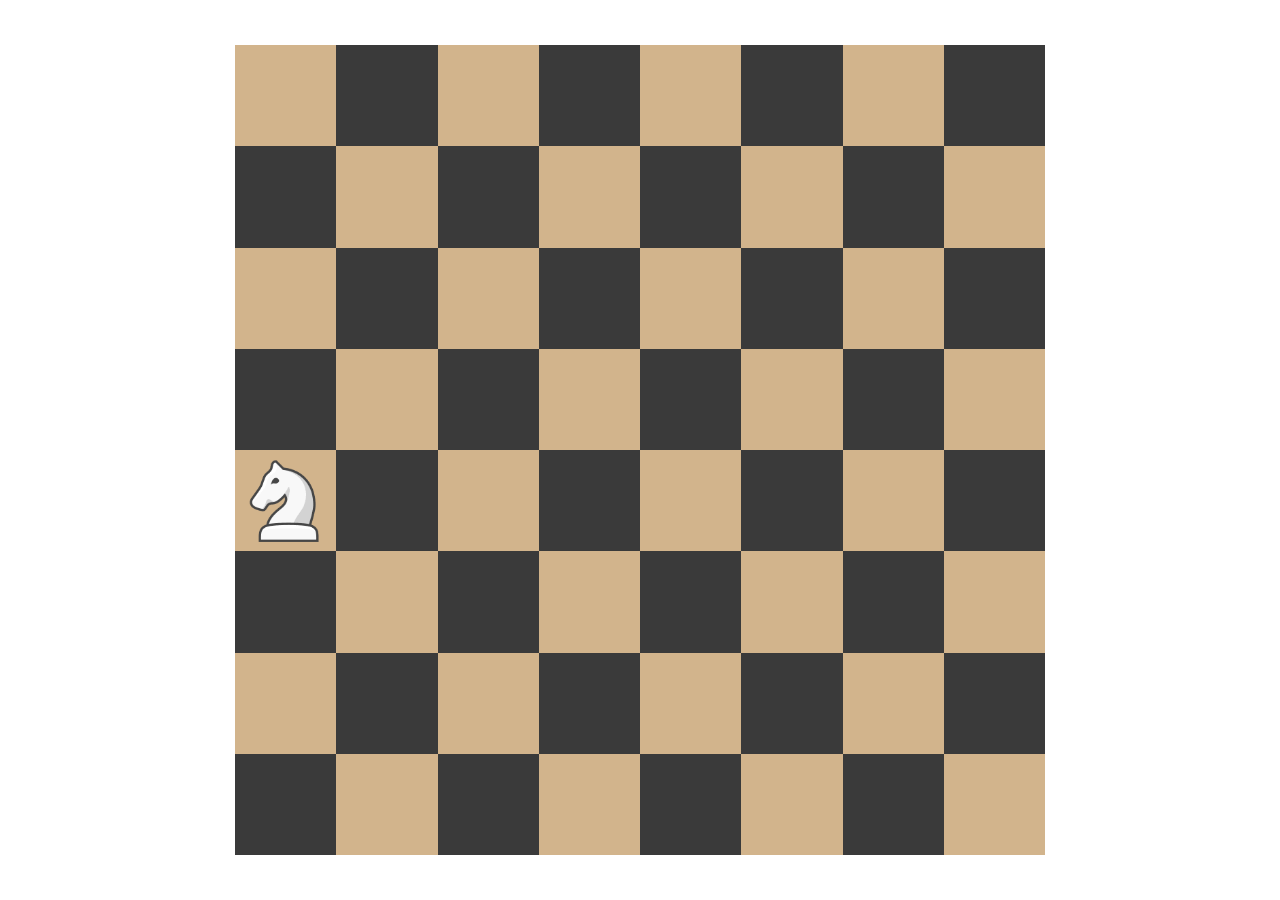
<file: index.html>
<!DOCTYPE html>
<html>
    <head>
        <title>Knight Hop</title>
        <link rel="stylesheet" href="TileStyles.css">
    </head>

    <body>
        <div class="checkerboard" id="board"></div>
        <script src="./algorithm.js"></script>
        <script src="./index.js"></script>
    </body>
</html>
</file>
<file: TileStyles.css>
body {
    width: 100vw;
    height: 100vh;
    margin: 0px;
    flex: 1;
    display: flex;
    align-items: center;
    justify-content: center;
}

.square {
    position: relative;
    display: inline-block;
    padding: 0px;
}

.square:hover {
    /* background-color: black; */
    filter: brightness(1.2);
}

.white {
    background: tan;
}

.black {
    background: rgb(58, 58, 58);
}

.knight {
    width: 62.5px;
    height: 62.5px;
    /* display: inline-block; */
    position: absolute;
}


.table.test {
    border-collapse: collapse;
}

.checkerboard {
    width: 50%;
    /* height: 500px; */
    aspect-ratio: 1;
    background: black;
    display: grid;
    background-size: cover;
    grid-template-columns: repeat(8, 1fr);
    grid-template-rows: repeat(8, 1fr);

}

/* .checkerboard > div {
    background-color: tan;
  }
  .checkerboard > div:nth-child(2n) {
    background-color: #2f2f2f;
  } */
</file>
